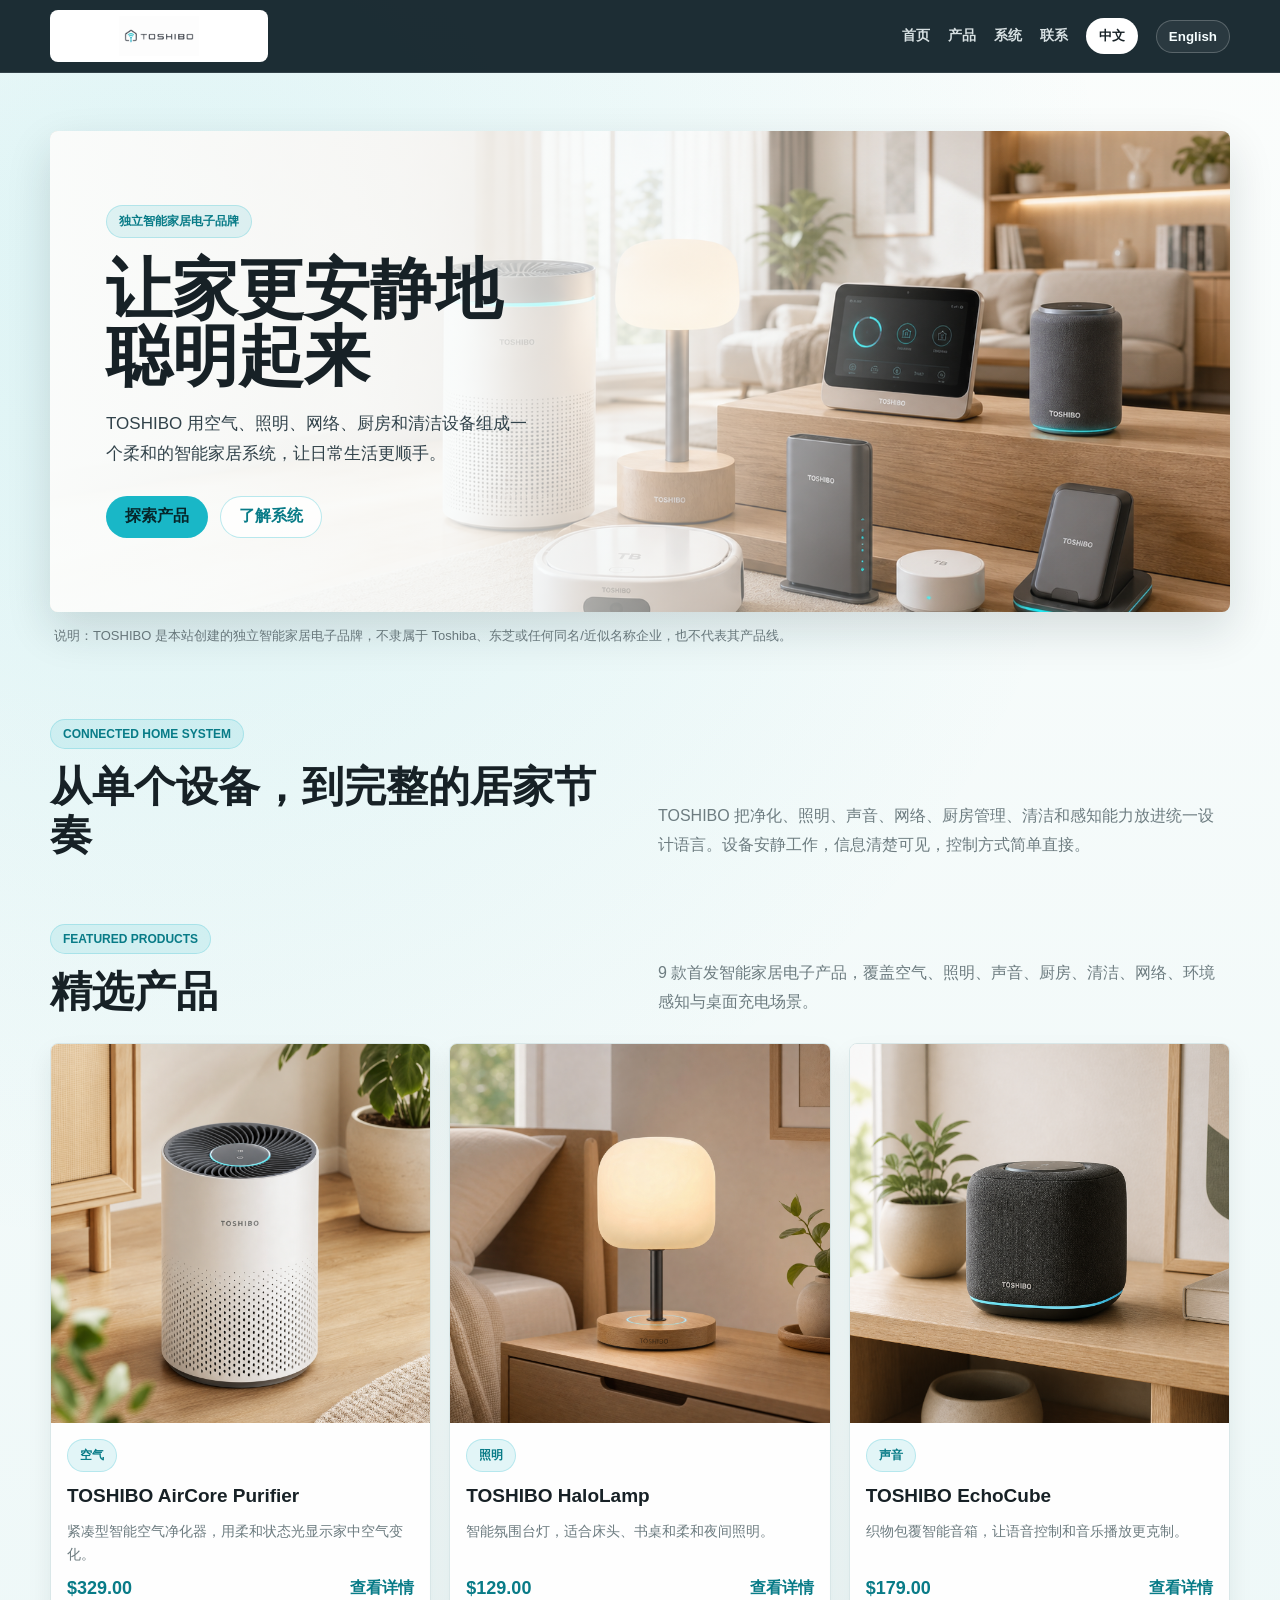
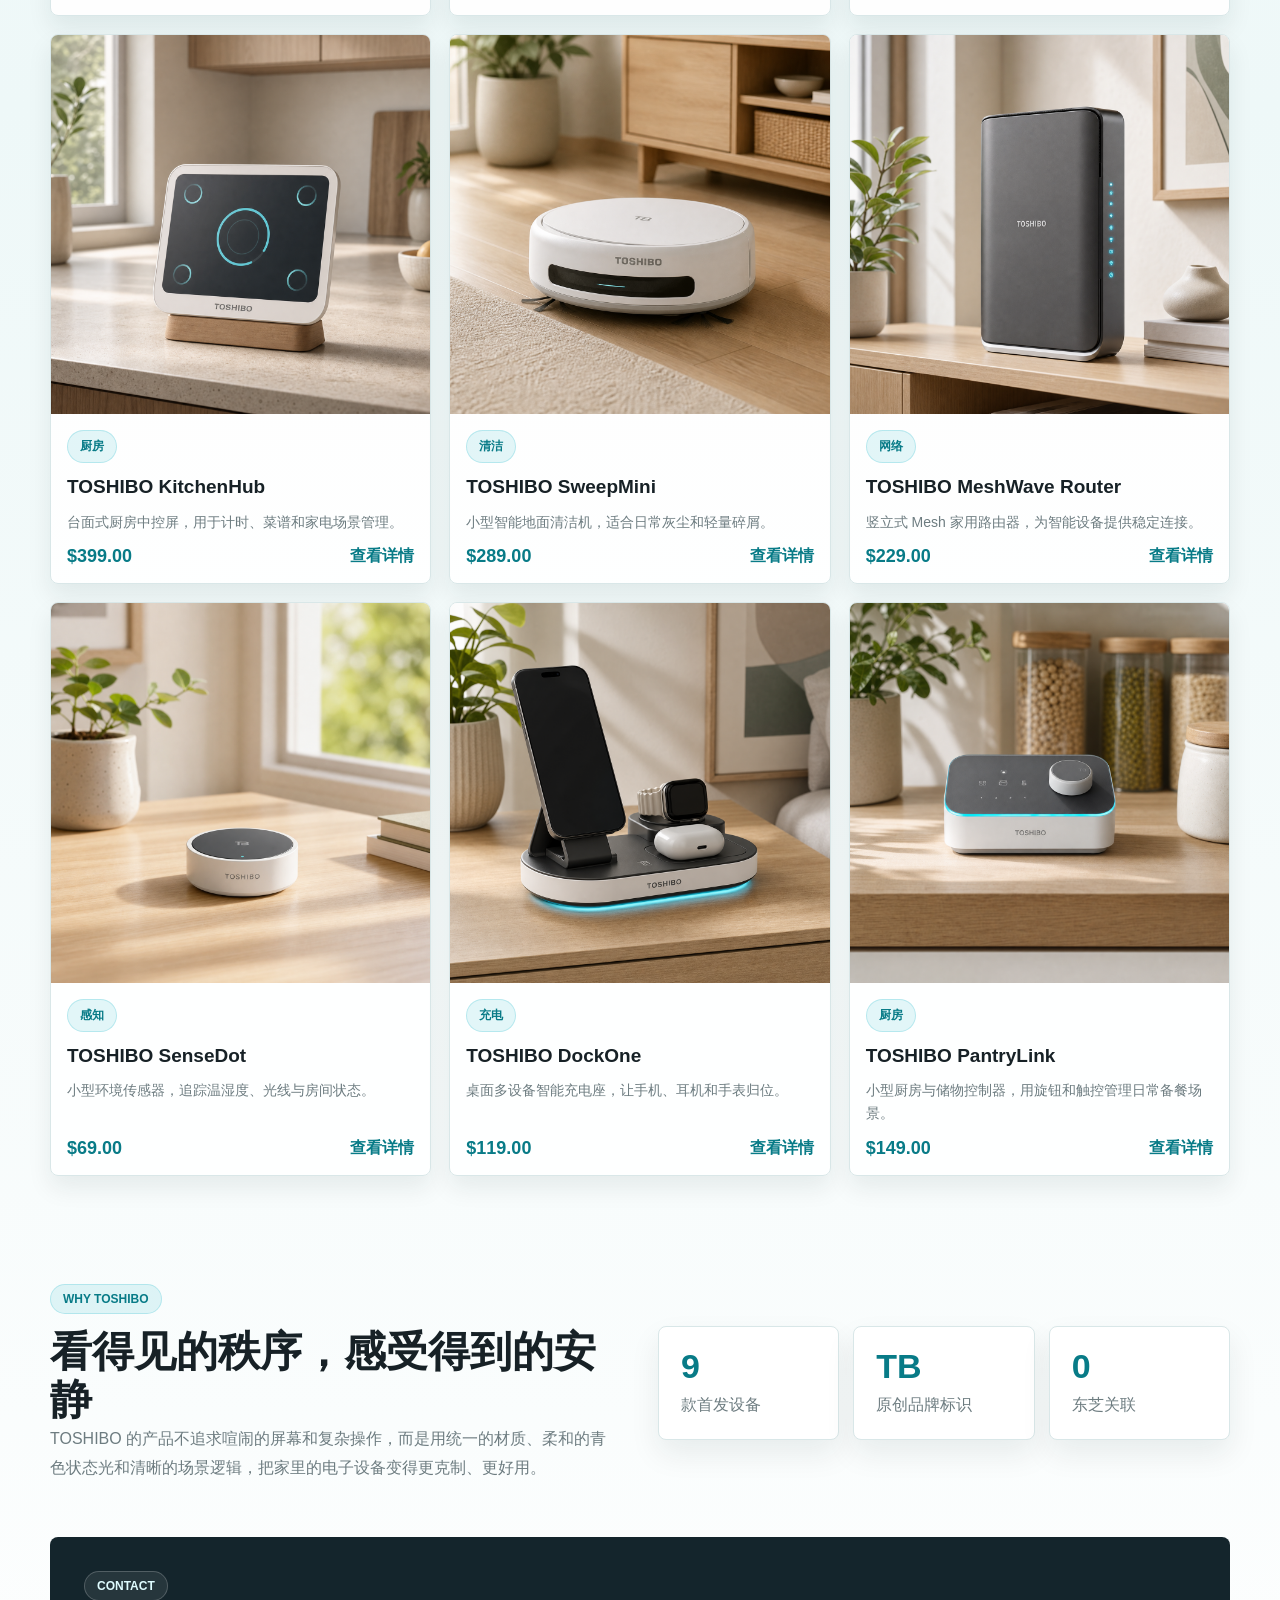
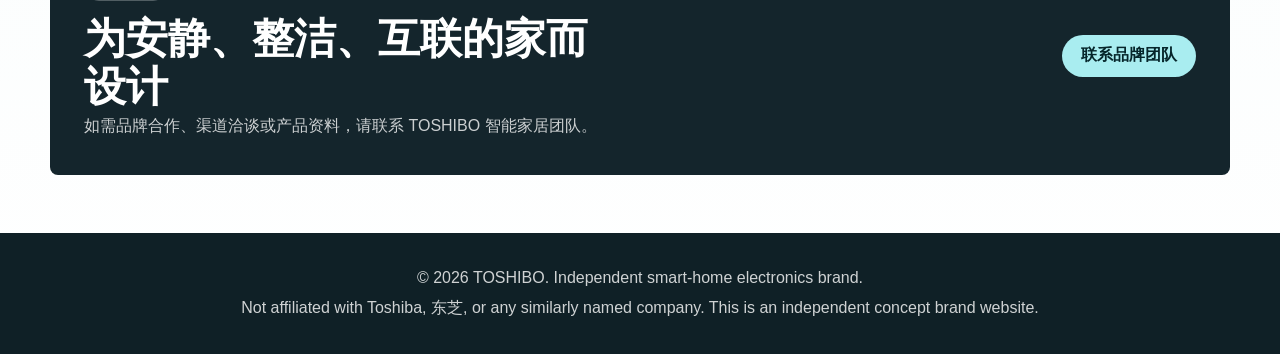
<file: index.html>
<!DOCTYPE html>
<html lang="zh-CN">
<head>
  <meta charset="UTF-8">
  <meta name="viewport" content="width=device-width, initial-scale=1.0">
  <title>TOSHIBO | Independent Smart Home Electronics</title>
  <meta name="description" content="TOSHIBO is an independent smart-home electronics brand for calm, connected, easy-living homes.">
  <link rel="stylesheet" href="style.css">
</head>
<body>
  <header class="site-header">
    <nav class="nav-shell" aria-label="Primary navigation">
      <a class="brand-lockup" href="index.html" aria-label="TOSHIBO home">
        <img src="assets/toshibo-logo.png" alt="TOSHIBO logo">
      </a>
      <div class="nav-links">
        <a href="#home" data-i18n="nav.home">首页</a>
        <a href="#products" data-i18n="nav.products">产品</a>
        <a href="#system" data-i18n="nav.system">系统</a>
        <a href="#contact" data-i18n="nav.contact">联系</a>
        <button class="lang-toggle active" type="button" data-lang="zh">中文</button>
        <button class="lang-toggle" type="button" data-lang="en">English</button>
      </div>
    </nav>
  </header>

  <main>
    <section class="hero-section" id="home">
      <div class="hero-card">
        <img class="hero-image" src="assets/hero-banner.png" alt="TOSHIBO smart home product lineup">
        <div class="hero-copy">
          <span class="eyebrow" data-i18n="hero.eyebrow">独立智能家居电子品牌</span>
          <h1 data-i18n="hero.title">让家更安静地聪明起来</h1>
          <p data-i18n="hero.body">TOSHIBO 用空气、照明、网络、厨房和清洁设备组成一个柔和的智能家居系统，让日常生活更顺手。</p>
          <div class="hero-actions">
            <a class="primary-btn" href="#products" data-i18n="hero.ctaProducts">探索产品</a>
            <a class="secondary-btn" href="#system" data-i18n="hero.ctaSystem">了解系统</a>
          </div>
        </div>
      </div>
      <p class="brand-note" data-i18n="hero.note">说明：TOSHIBO 是本站创建的独立智能家居电子品牌，不隶属于 Toshiba、东芝或任何同名/近似名称企业，也不代表其产品线。</p>
    </section>

    <section class="intro-band" id="system">
      <div class="intro-grid">
        <div>
          <span class="section-kicker" data-i18n="intro.kicker">Connected Home System</span>
          <h2 data-i18n="intro.title">从单个设备，到完整的居家节奏</h2>
        </div>
        <p data-i18n="intro.body">TOSHIBO 把净化、照明、声音、网络、厨房管理、清洁和感知能力放进统一设计语言。设备安静工作，信息清楚可见，控制方式简单直接。</p>
      </div>
    </section>

    <section class="products-section" id="products">
      <div class="section-heading">
        <div>
          <span class="section-kicker" data-i18n="products.kicker">Featured Products</span>
          <h2 data-i18n="products.title">精选产品</h2>
        </div>
        <p data-i18n="products.body">9 款首发智能家居电子产品，覆盖空气、照明、声音、厨房、清洁、网络、环境感知与桌面充电场景。</p>
      </div>
      <div class="product-grid" id="productGrid" aria-live="polite"></div>
    </section>

    <section class="about-section">
      <div class="about-copy">
        <span class="section-kicker" data-i18n="about.kicker">Why TOSHIBO</span>
        <h2 data-i18n="about.title">看得见的秩序，感受得到的安静</h2>
        <p data-i18n="about.body">TOSHIBO 的产品不追求喧闹的屏幕和复杂操作，而是用统一的材质、柔和的青色状态光和清晰的场景逻辑，把家里的电子设备变得更克制、更好用。</p>
      </div>
      <div class="stats-panel" aria-label="Brand highlights">
        <div>
          <strong>9</strong>
          <span data-i18n="about.statProducts">款首发设备</span>
        </div>
        <div>
          <strong>TB</strong>
          <span data-i18n="about.statMark">原创品牌标识</span>
        </div>
        <div>
          <strong>0</strong>
          <span data-i18n="about.statAffiliation">东芝关联</span>
        </div>
      </div>
    </section>

    <section class="contact-section" id="contact">
      <div>
        <span class="section-kicker" data-i18n="contact.kicker">Contact</span>
        <h2 data-i18n="contact.title">为安静、整洁、互联的家而设计</h2>
        <p data-i18n="contact.body">如需品牌合作、渠道洽谈或产品资料，请联系 TOSHIBO 智能家居团队。</p>
      </div>
      <a class="primary-btn" href="mailto:hello@toshibo-home.example" data-i18n="contact.cta">联系品牌团队</a>
    </section>
  </main>

  <footer class="site-footer">
    <p data-i18n="footer.copy">© 2026 TOSHIBO. Independent smart-home electronics brand.</p>
    <p data-i18n="footer.note">Not affiliated with Toshiba, 东芝, or any similarly named company. This is an independent concept brand website.</p>
  </footer>

  <script src="product-data.js"></script>
  <script src="site.js"></script>
</body>
</html>
</file>
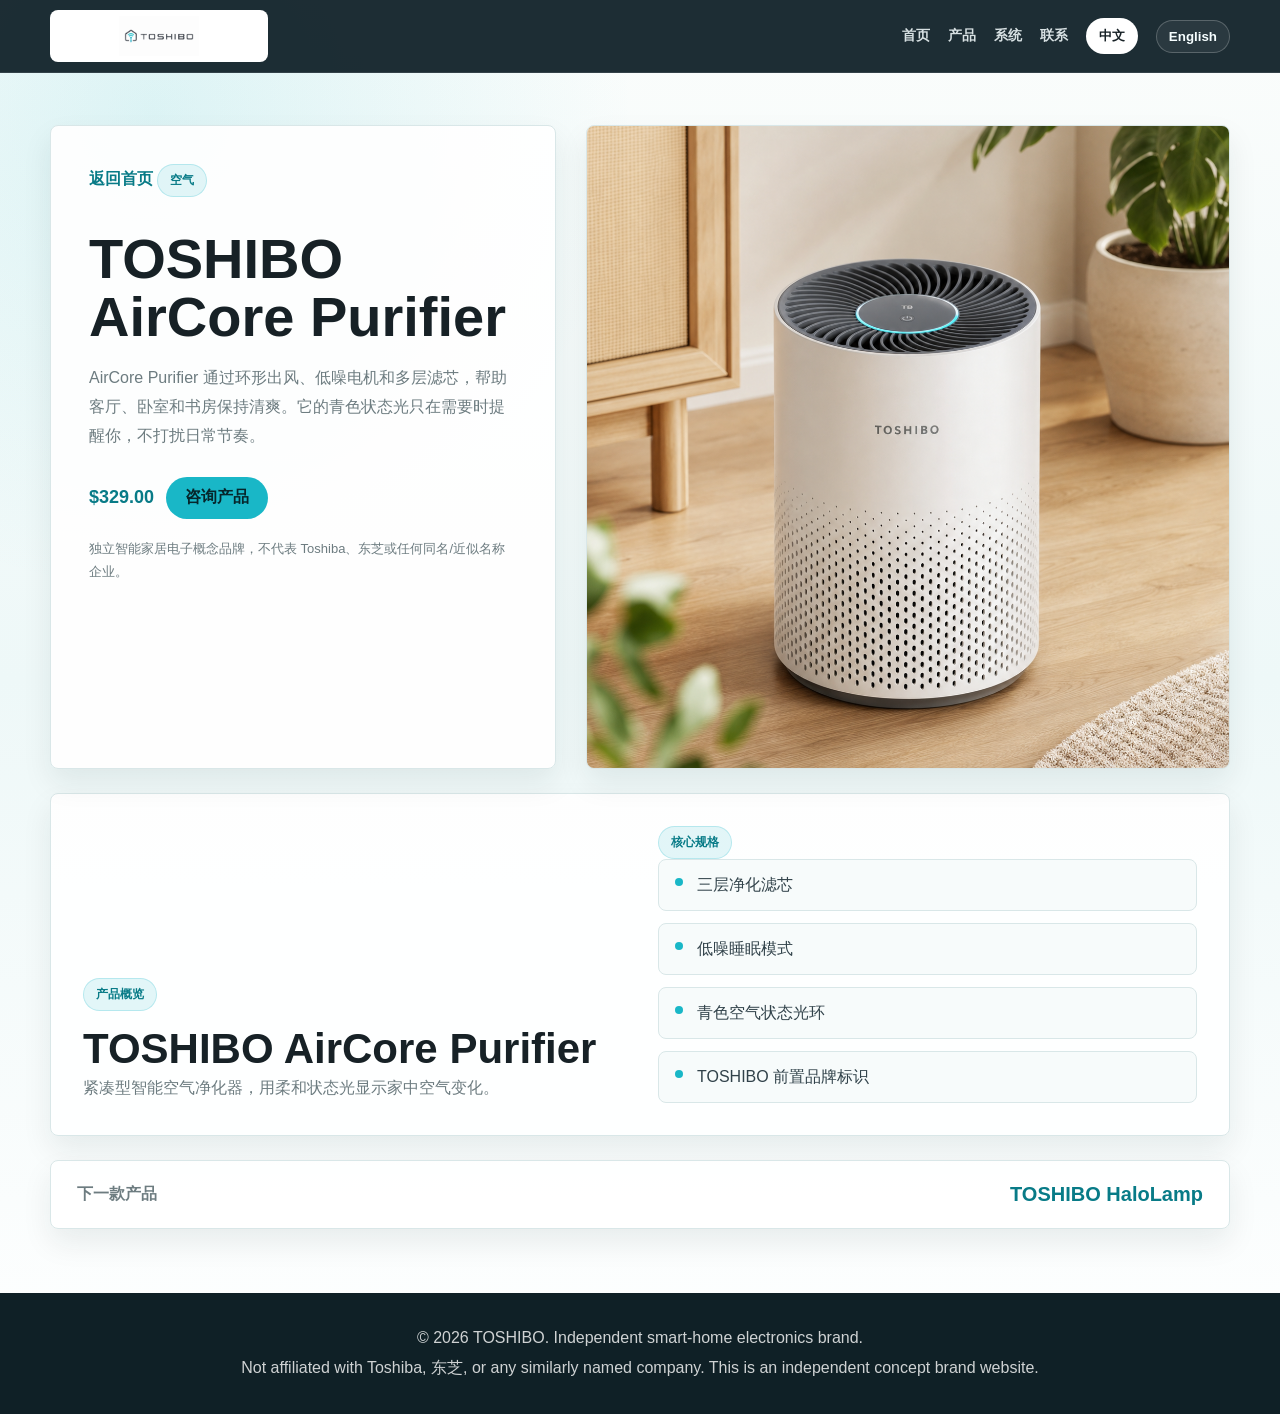
<file: product1.html>
<!DOCTYPE html>
<html lang="zh-CN">
<head>
  <meta charset="UTF-8">
  <meta name="viewport" content="width=device-width, initial-scale=1.0">
  <title>TOSHIBO Product | Independent Smart Home Electronics</title>
  <meta name="description" content="TOSHIBO independent smart-home electronics product detail page.">
  <link rel="stylesheet" href="style.css">
</head>
<body>
  <header class="site-header">
    <nav class="nav-shell" aria-label="Primary navigation">
      <a class="brand-lockup" href="index.html" aria-label="TOSHIBO home">
        <img src="assets/toshibo-logo.png" alt="TOSHIBO logo">
      </a>
      <div class="nav-links">
        <a href="index.html#home" data-i18n="nav.home">首页</a>
        <a href="index.html#products" data-i18n="nav.products">产品</a>
        <a href="index.html#system" data-i18n="nav.system">系统</a>
        <a href="index.html#contact" data-i18n="nav.contact">联系</a>
        <button class="lang-toggle active" type="button" data-lang="zh">中文</button>
        <button class="lang-toggle" type="button" data-lang="en">English</button>
      </div>
    </nav>
  </header>
  <main class="detail-wrap" data-product-detail="1"></main>
  <footer class="site-footer">
    <p data-i18n="footer.copy">© 2026 TOSHIBO. Independent smart-home electronics brand.</p>
    <p data-i18n="footer.note">Not affiliated with Toshiba, 东芝, or any similarly named company. This is an independent concept brand website.</p>
  </footer>
  <script src="product-data.js"></script>
  <script src="site.js"></script>
</body>
</html>
</file>
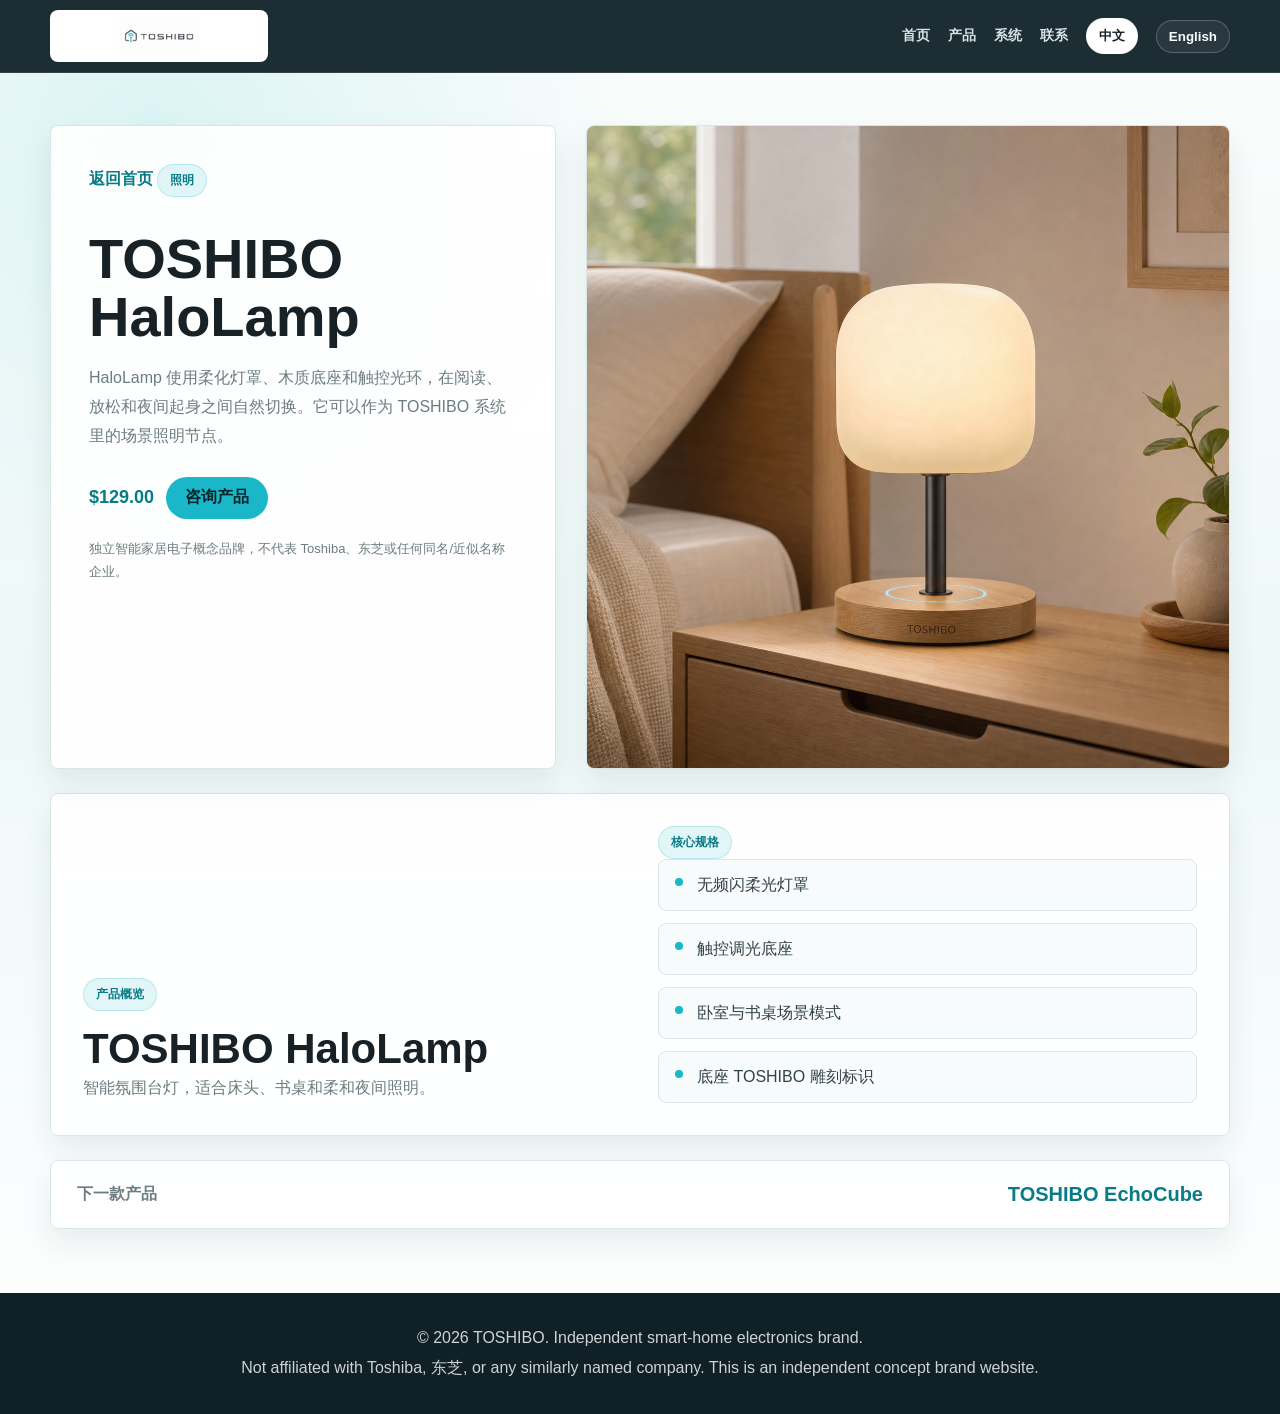
<file: product2.html>
<!DOCTYPE html>
<html lang="zh-CN">
<head>
  <meta charset="UTF-8">
  <meta name="viewport" content="width=device-width, initial-scale=1.0">
  <title>TOSHIBO Product | Independent Smart Home Electronics</title>
  <meta name="description" content="TOSHIBO independent smart-home electronics product detail page.">
  <link rel="stylesheet" href="style.css">
</head>
<body>
  <header class="site-header">
    <nav class="nav-shell" aria-label="Primary navigation">
      <a class="brand-lockup" href="index.html" aria-label="TOSHIBO home">
        <img src="assets/toshibo-logo.png" alt="TOSHIBO logo">
      </a>
      <div class="nav-links">
        <a href="index.html#home" data-i18n="nav.home">首页</a>
        <a href="index.html#products" data-i18n="nav.products">产品</a>
        <a href="index.html#system" data-i18n="nav.system">系统</a>
        <a href="index.html#contact" data-i18n="nav.contact">联系</a>
        <button class="lang-toggle active" type="button" data-lang="zh">中文</button>
        <button class="lang-toggle" type="button" data-lang="en">English</button>
      </div>
    </nav>
  </header>
  <main class="detail-wrap" data-product-detail="2"></main>
  <footer class="site-footer">
    <p data-i18n="footer.copy">© 2026 TOSHIBO. Independent smart-home electronics brand.</p>
    <p data-i18n="footer.note">Not affiliated with Toshiba, 东芝, or any similarly named company. This is an independent concept brand website.</p>
  </footer>
  <script src="product-data.js"></script>
  <script src="site.js"></script>
</body>
</html>
</file>
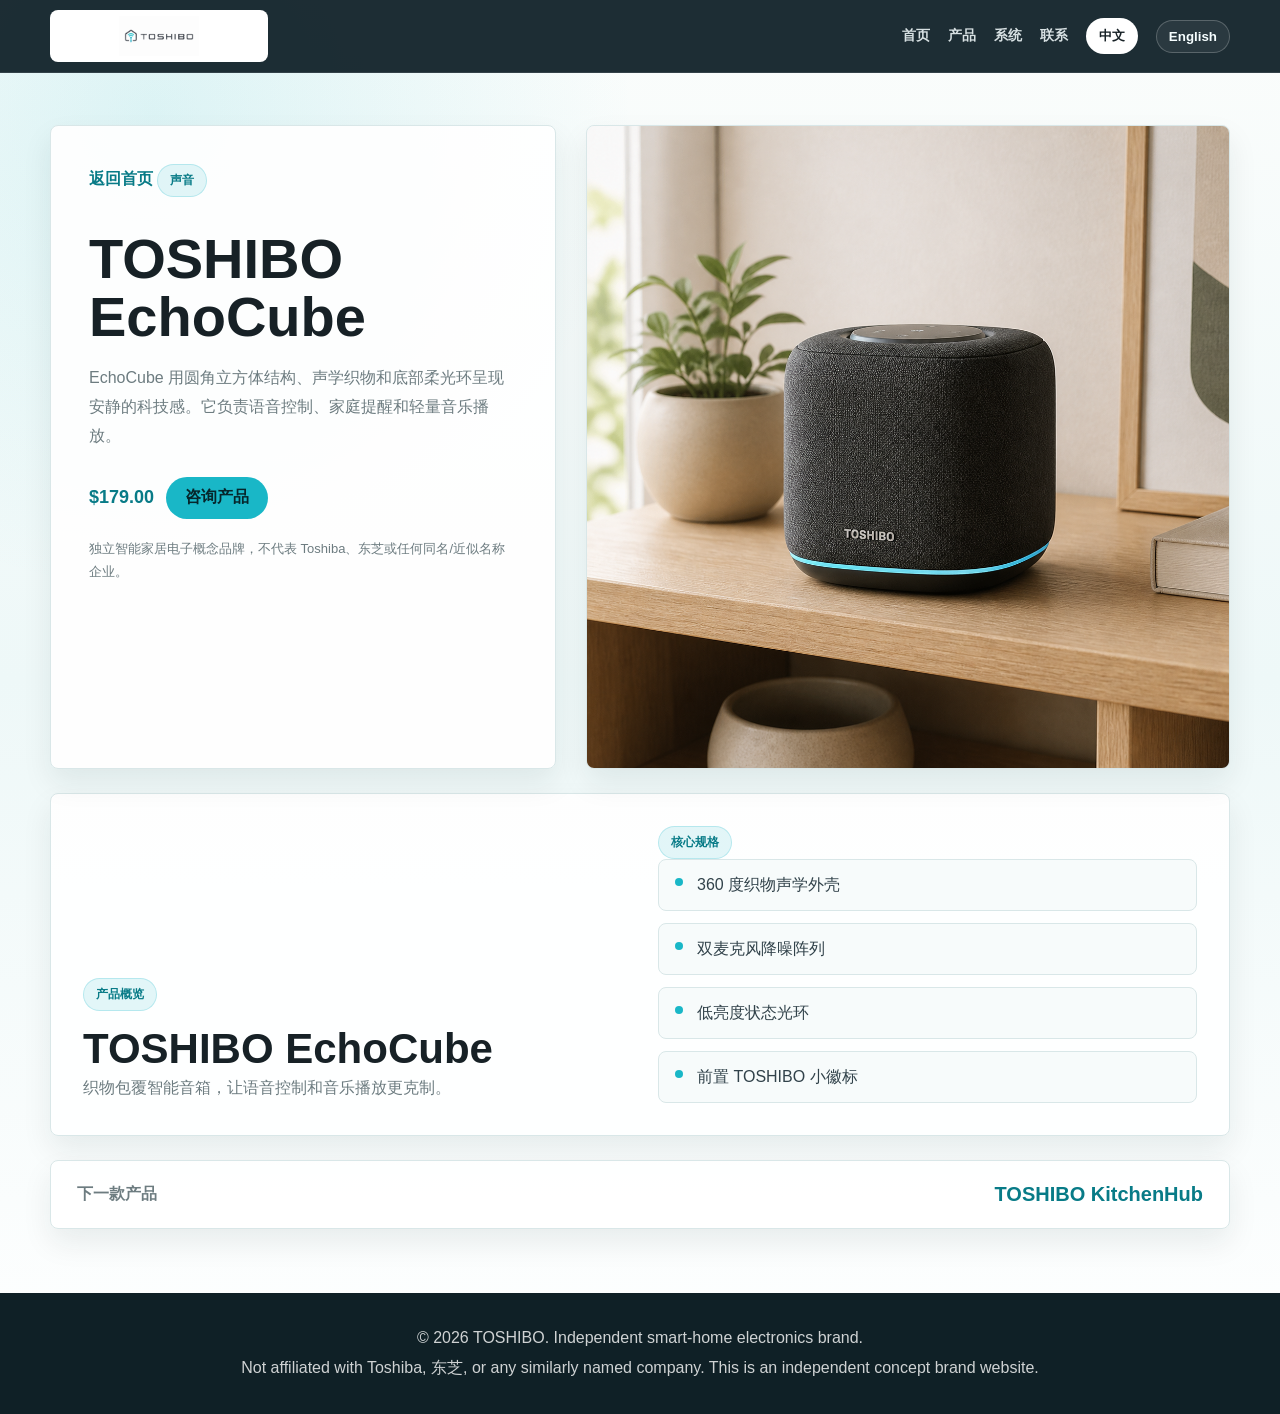
<file: product3.html>
<!DOCTYPE html>
<html lang="zh-CN">
<head>
  <meta charset="UTF-8">
  <meta name="viewport" content="width=device-width, initial-scale=1.0">
  <title>TOSHIBO Product | Independent Smart Home Electronics</title>
  <meta name="description" content="TOSHIBO independent smart-home electronics product detail page.">
  <link rel="stylesheet" href="style.css">
</head>
<body>
  <header class="site-header">
    <nav class="nav-shell" aria-label="Primary navigation">
      <a class="brand-lockup" href="index.html" aria-label="TOSHIBO home">
        <img src="assets/toshibo-logo.png" alt="TOSHIBO logo">
      </a>
      <div class="nav-links">
        <a href="index.html#home" data-i18n="nav.home">首页</a>
        <a href="index.html#products" data-i18n="nav.products">产品</a>
        <a href="index.html#system" data-i18n="nav.system">系统</a>
        <a href="index.html#contact" data-i18n="nav.contact">联系</a>
        <button class="lang-toggle active" type="button" data-lang="zh">中文</button>
        <button class="lang-toggle" type="button" data-lang="en">English</button>
      </div>
    </nav>
  </header>
  <main class="detail-wrap" data-product-detail="3"></main>
  <footer class="site-footer">
    <p data-i18n="footer.copy">© 2026 TOSHIBO. Independent smart-home electronics brand.</p>
    <p data-i18n="footer.note">Not affiliated with Toshiba, 东芝, or any similarly named company. This is an independent concept brand website.</p>
  </footer>
  <script src="product-data.js"></script>
  <script src="site.js"></script>
</body>
</html>
</file>
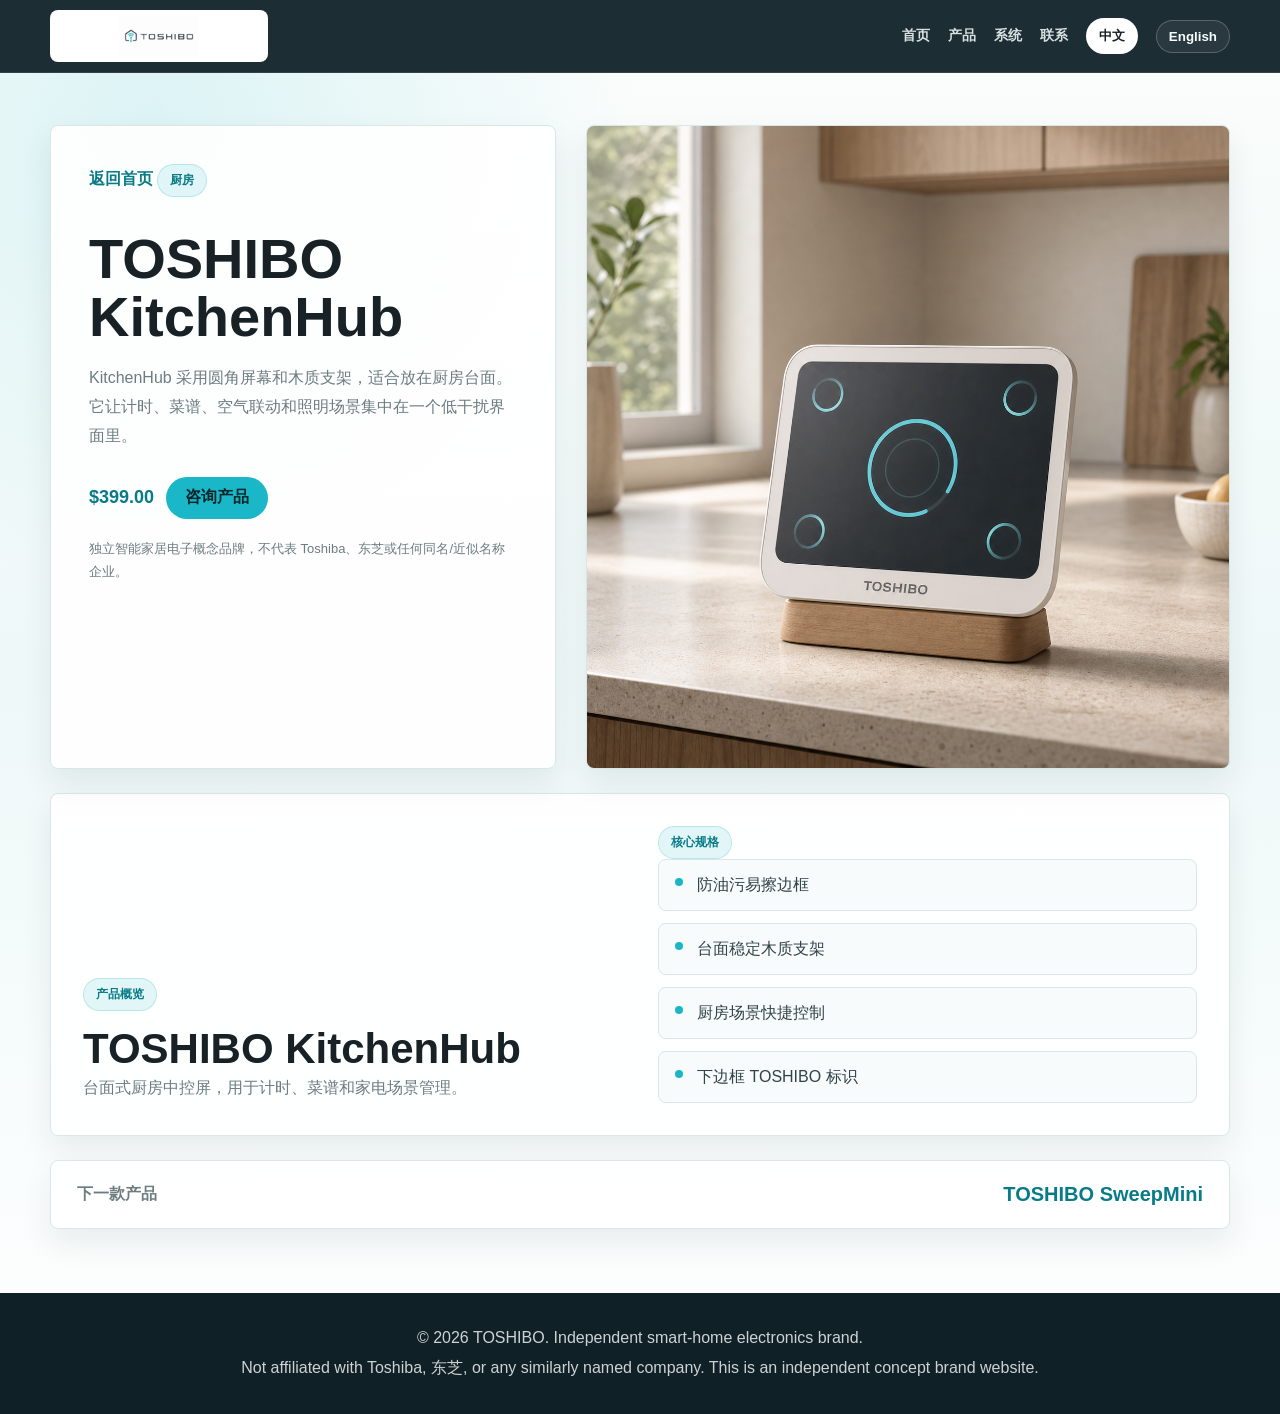
<file: product4.html>
<!DOCTYPE html>
<html lang="zh-CN">
<head>
  <meta charset="UTF-8">
  <meta name="viewport" content="width=device-width, initial-scale=1.0">
  <title>TOSHIBO Product | Independent Smart Home Electronics</title>
  <meta name="description" content="TOSHIBO independent smart-home electronics product detail page.">
  <link rel="stylesheet" href="style.css">
</head>
<body>
  <header class="site-header">
    <nav class="nav-shell" aria-label="Primary navigation">
      <a class="brand-lockup" href="index.html" aria-label="TOSHIBO home">
        <img src="assets/toshibo-logo.png" alt="TOSHIBO logo">
      </a>
      <div class="nav-links">
        <a href="index.html#home" data-i18n="nav.home">首页</a>
        <a href="index.html#products" data-i18n="nav.products">产品</a>
        <a href="index.html#system" data-i18n="nav.system">系统</a>
        <a href="index.html#contact" data-i18n="nav.contact">联系</a>
        <button class="lang-toggle active" type="button" data-lang="zh">中文</button>
        <button class="lang-toggle" type="button" data-lang="en">English</button>
      </div>
    </nav>
  </header>
  <main class="detail-wrap" data-product-detail="4"></main>
  <footer class="site-footer">
    <p data-i18n="footer.copy">© 2026 TOSHIBO. Independent smart-home electronics brand.</p>
    <p data-i18n="footer.note">Not affiliated with Toshiba, 东芝, or any similarly named company. This is an independent concept brand website.</p>
  </footer>
  <script src="product-data.js"></script>
  <script src="site.js"></script>
</body>
</html>
</file>
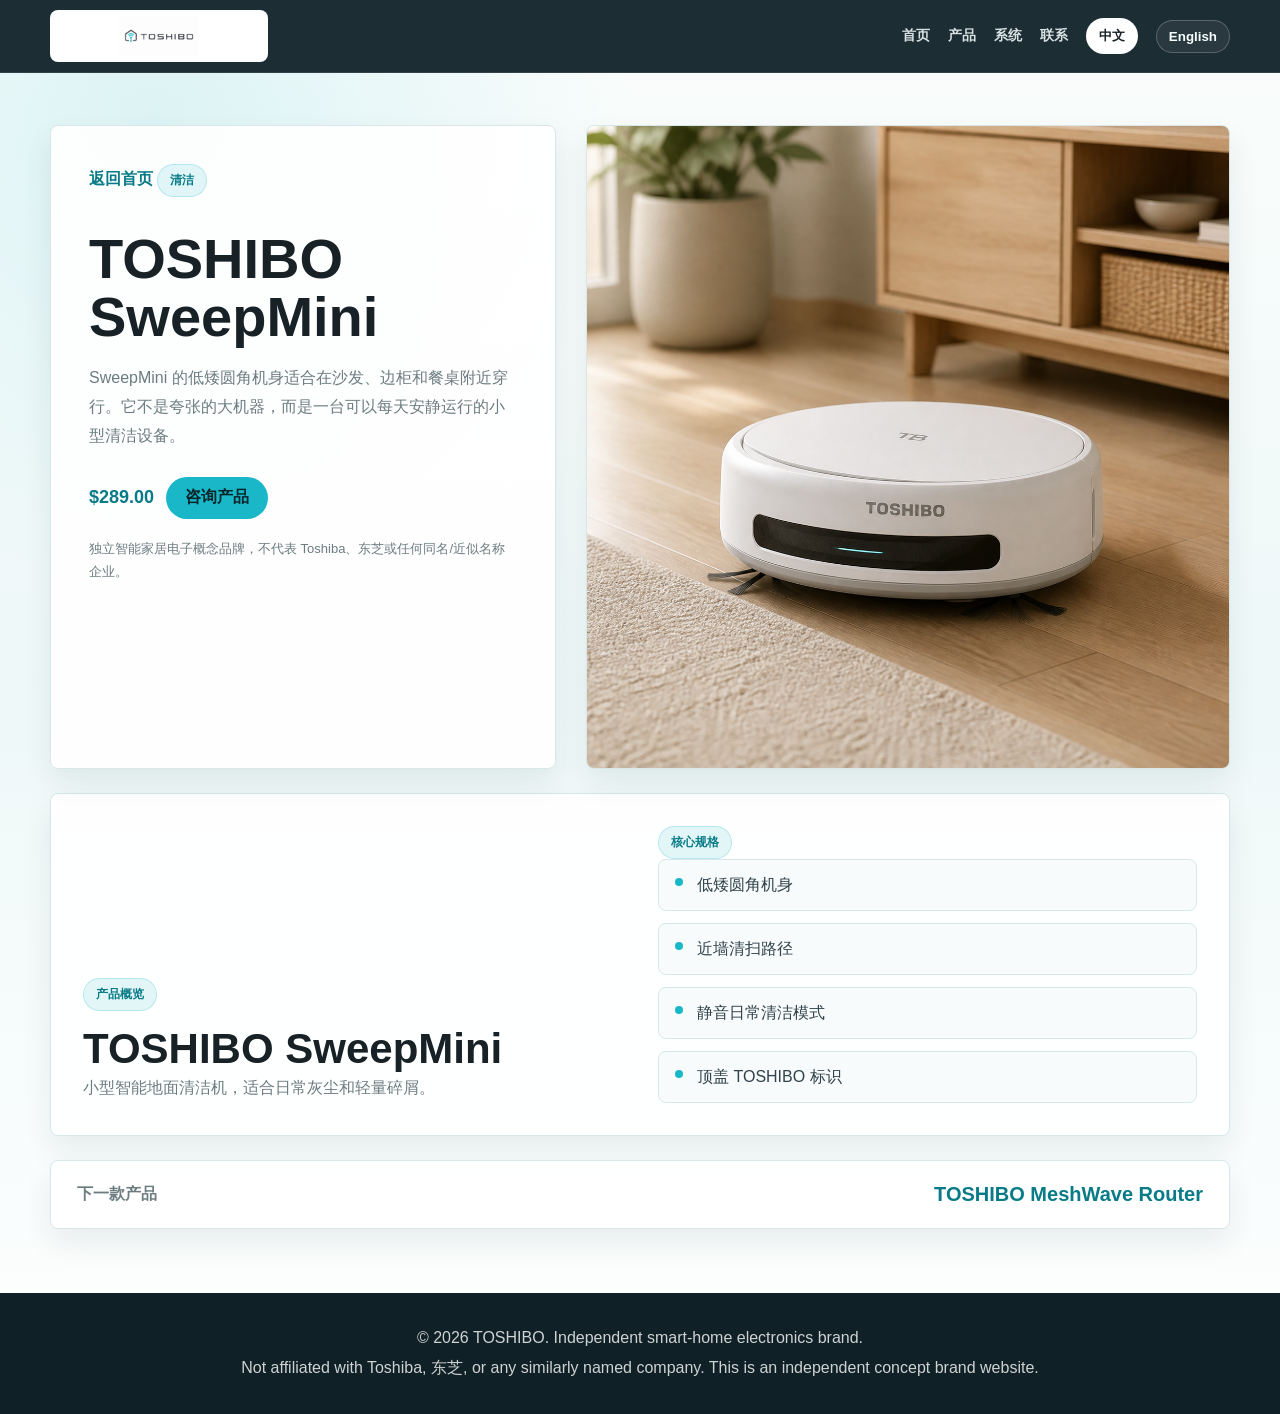
<file: product5.html>
<!DOCTYPE html>
<html lang="zh-CN">
<head>
  <meta charset="UTF-8">
  <meta name="viewport" content="width=device-width, initial-scale=1.0">
  <title>TOSHIBO Product | Independent Smart Home Electronics</title>
  <meta name="description" content="TOSHIBO independent smart-home electronics product detail page.">
  <link rel="stylesheet" href="style.css">
</head>
<body>
  <header class="site-header">
    <nav class="nav-shell" aria-label="Primary navigation">
      <a class="brand-lockup" href="index.html" aria-label="TOSHIBO home">
        <img src="assets/toshibo-logo.png" alt="TOSHIBO logo">
      </a>
      <div class="nav-links">
        <a href="index.html#home" data-i18n="nav.home">首页</a>
        <a href="index.html#products" data-i18n="nav.products">产品</a>
        <a href="index.html#system" data-i18n="nav.system">系统</a>
        <a href="index.html#contact" data-i18n="nav.contact">联系</a>
        <button class="lang-toggle active" type="button" data-lang="zh">中文</button>
        <button class="lang-toggle" type="button" data-lang="en">English</button>
      </div>
    </nav>
  </header>
  <main class="detail-wrap" data-product-detail="5"></main>
  <footer class="site-footer">
    <p data-i18n="footer.copy">© 2026 TOSHIBO. Independent smart-home electronics brand.</p>
    <p data-i18n="footer.note">Not affiliated with Toshiba, 东芝, or any similarly named company. This is an independent concept brand website.</p>
  </footer>
  <script src="product-data.js"></script>
  <script src="site.js"></script>
</body>
</html>
</file>
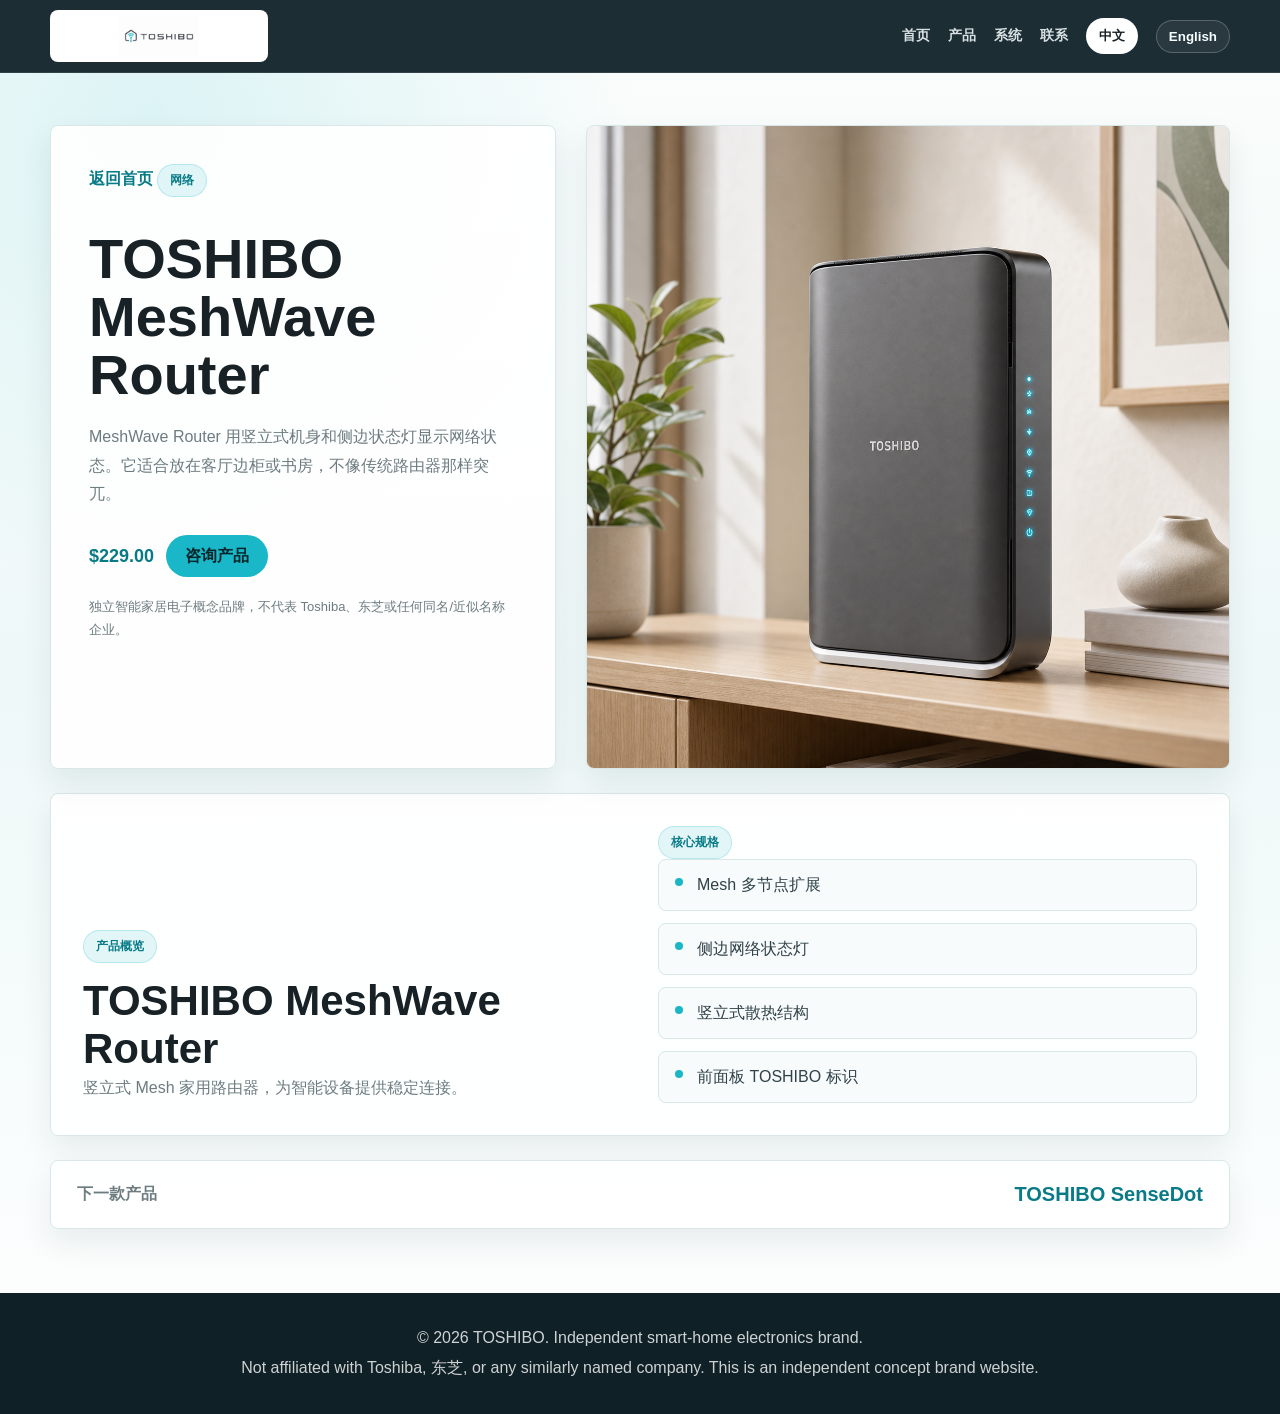
<file: product6.html>
<!DOCTYPE html>
<html lang="zh-CN">
<head>
  <meta charset="UTF-8">
  <meta name="viewport" content="width=device-width, initial-scale=1.0">
  <title>TOSHIBO Product | Independent Smart Home Electronics</title>
  <meta name="description" content="TOSHIBO independent smart-home electronics product detail page.">
  <link rel="stylesheet" href="style.css">
</head>
<body>
  <header class="site-header">
    <nav class="nav-shell" aria-label="Primary navigation">
      <a class="brand-lockup" href="index.html" aria-label="TOSHIBO home">
        <img src="assets/toshibo-logo.png" alt="TOSHIBO logo">
      </a>
      <div class="nav-links">
        <a href="index.html#home" data-i18n="nav.home">首页</a>
        <a href="index.html#products" data-i18n="nav.products">产品</a>
        <a href="index.html#system" data-i18n="nav.system">系统</a>
        <a href="index.html#contact" data-i18n="nav.contact">联系</a>
        <button class="lang-toggle active" type="button" data-lang="zh">中文</button>
        <button class="lang-toggle" type="button" data-lang="en">English</button>
      </div>
    </nav>
  </header>
  <main class="detail-wrap" data-product-detail="6"></main>
  <footer class="site-footer">
    <p data-i18n="footer.copy">© 2026 TOSHIBO. Independent smart-home electronics brand.</p>
    <p data-i18n="footer.note">Not affiliated with Toshiba, 东芝, or any similarly named company. This is an independent concept brand website.</p>
  </footer>
  <script src="product-data.js"></script>
  <script src="site.js"></script>
</body>
</html>
</file>
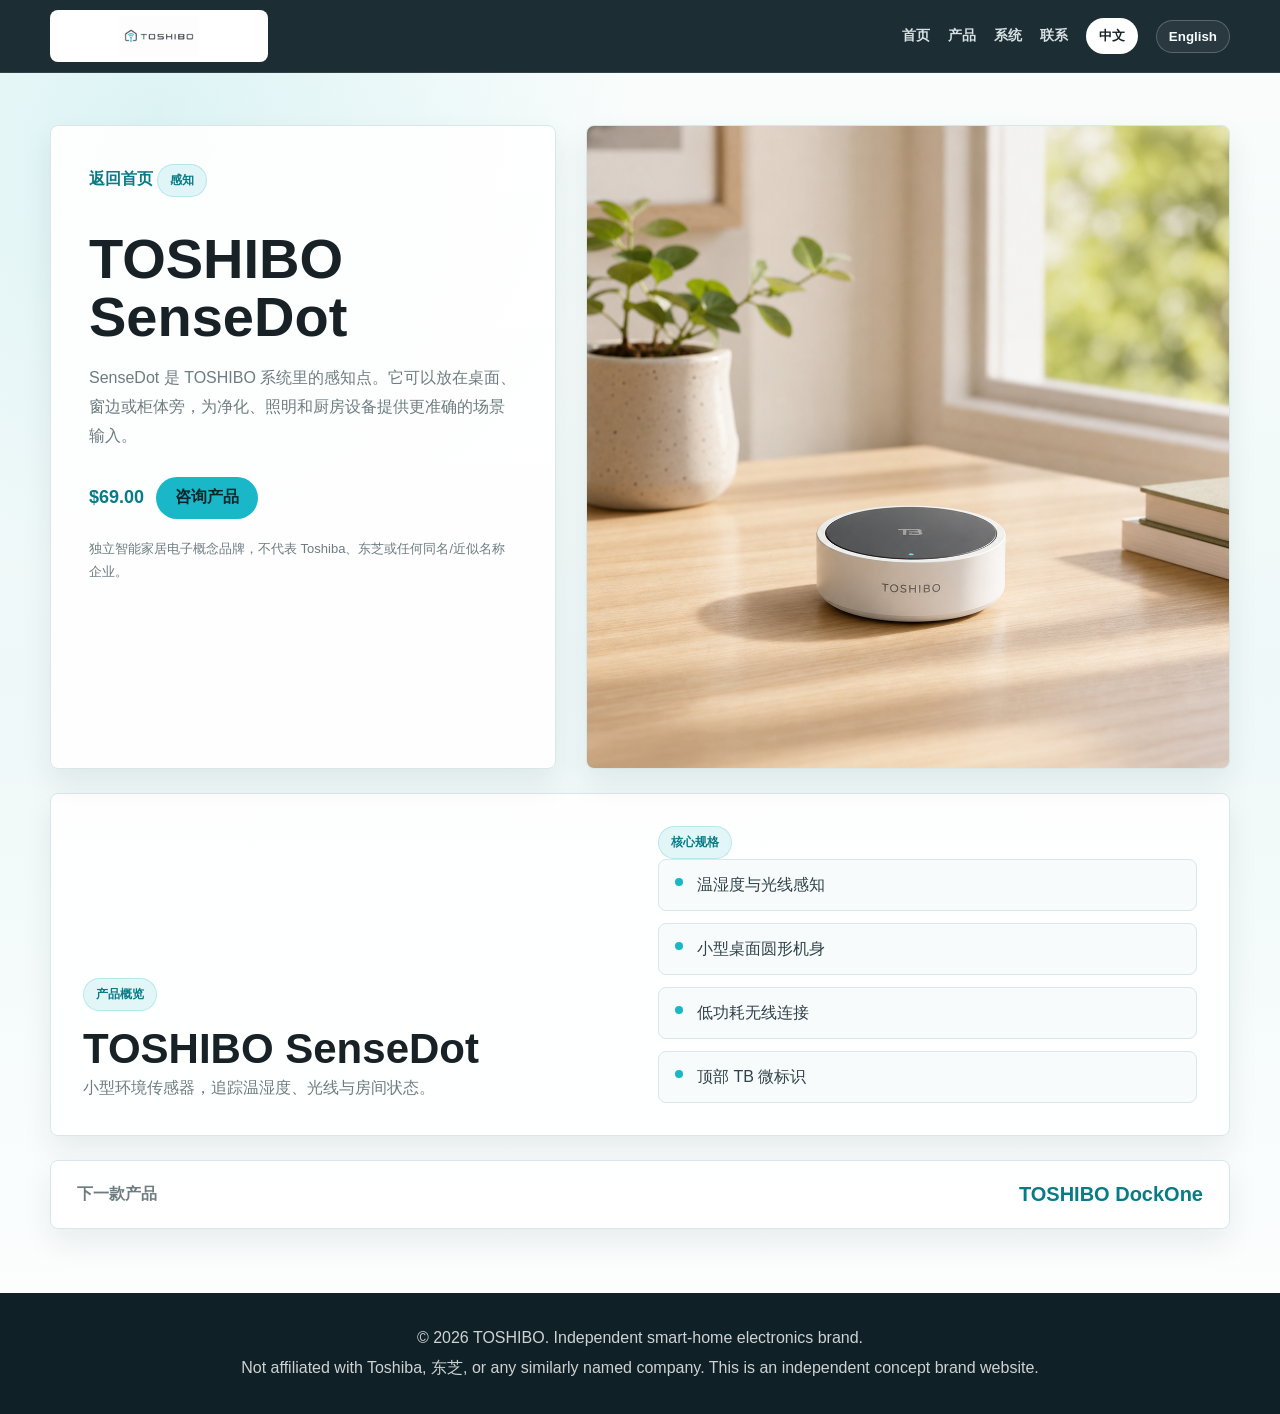
<file: product7.html>
<!DOCTYPE html>
<html lang="zh-CN">
<head>
  <meta charset="UTF-8">
  <meta name="viewport" content="width=device-width, initial-scale=1.0">
  <title>TOSHIBO Product | Independent Smart Home Electronics</title>
  <meta name="description" content="TOSHIBO independent smart-home electronics product detail page.">
  <link rel="stylesheet" href="style.css">
</head>
<body>
  <header class="site-header">
    <nav class="nav-shell" aria-label="Primary navigation">
      <a class="brand-lockup" href="index.html" aria-label="TOSHIBO home">
        <img src="assets/toshibo-logo.png" alt="TOSHIBO logo">
      </a>
      <div class="nav-links">
        <a href="index.html#home" data-i18n="nav.home">首页</a>
        <a href="index.html#products" data-i18n="nav.products">产品</a>
        <a href="index.html#system" data-i18n="nav.system">系统</a>
        <a href="index.html#contact" data-i18n="nav.contact">联系</a>
        <button class="lang-toggle active" type="button" data-lang="zh">中文</button>
        <button class="lang-toggle" type="button" data-lang="en">English</button>
      </div>
    </nav>
  </header>
  <main class="detail-wrap" data-product-detail="7"></main>
  <footer class="site-footer">
    <p data-i18n="footer.copy">© 2026 TOSHIBO. Independent smart-home electronics brand.</p>
    <p data-i18n="footer.note">Not affiliated with Toshiba, 东芝, or any similarly named company. This is an independent concept brand website.</p>
  </footer>
  <script src="product-data.js"></script>
  <script src="site.js"></script>
</body>
</html>
</file>
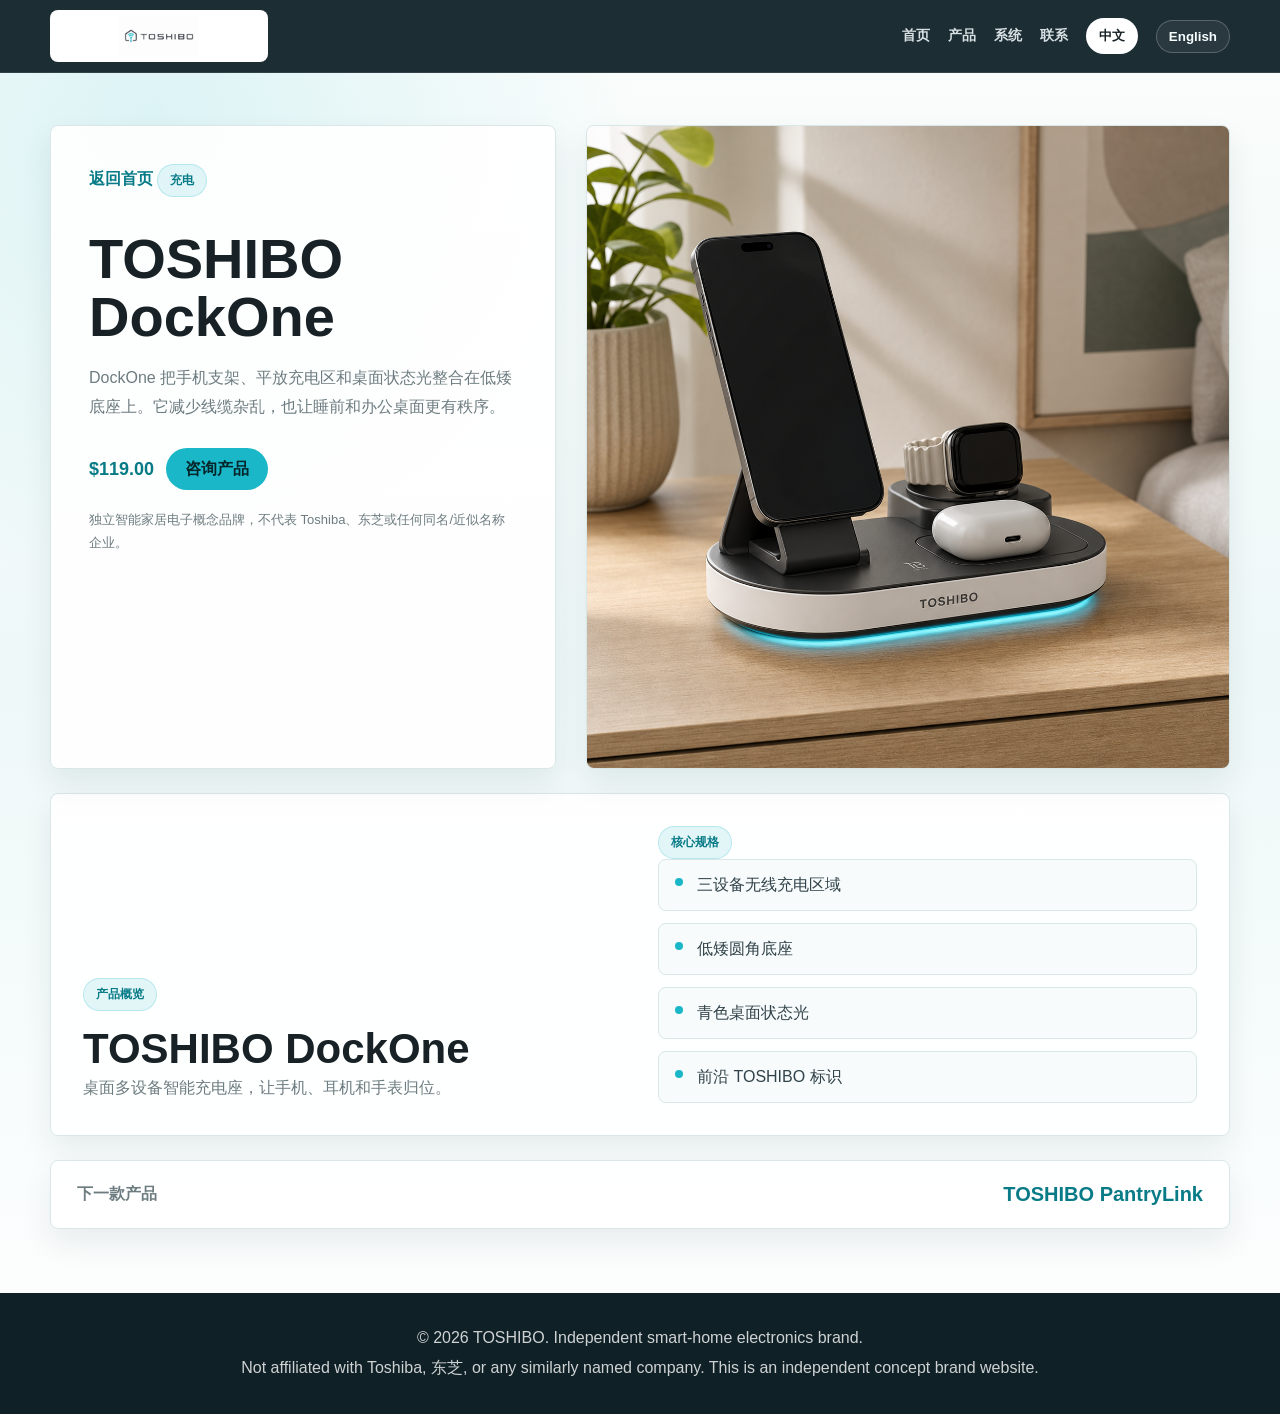
<file: product8.html>
<!DOCTYPE html>
<html lang="zh-CN">
<head>
  <meta charset="UTF-8">
  <meta name="viewport" content="width=device-width, initial-scale=1.0">
  <title>TOSHIBO Product | Independent Smart Home Electronics</title>
  <meta name="description" content="TOSHIBO independent smart-home electronics product detail page.">
  <link rel="stylesheet" href="style.css">
</head>
<body>
  <header class="site-header">
    <nav class="nav-shell" aria-label="Primary navigation">
      <a class="brand-lockup" href="index.html" aria-label="TOSHIBO home">
        <img src="assets/toshibo-logo.png" alt="TOSHIBO logo">
      </a>
      <div class="nav-links">
        <a href="index.html#home" data-i18n="nav.home">首页</a>
        <a href="index.html#products" data-i18n="nav.products">产品</a>
        <a href="index.html#system" data-i18n="nav.system">系统</a>
        <a href="index.html#contact" data-i18n="nav.contact">联系</a>
        <button class="lang-toggle active" type="button" data-lang="zh">中文</button>
        <button class="lang-toggle" type="button" data-lang="en">English</button>
      </div>
    </nav>
  </header>
  <main class="detail-wrap" data-product-detail="8"></main>
  <footer class="site-footer">
    <p data-i18n="footer.copy">© 2026 TOSHIBO. Independent smart-home electronics brand.</p>
    <p data-i18n="footer.note">Not affiliated with Toshiba, 东芝, or any similarly named company. This is an independent concept brand website.</p>
  </footer>
  <script src="product-data.js"></script>
  <script src="site.js"></script>
</body>
</html>
</file>
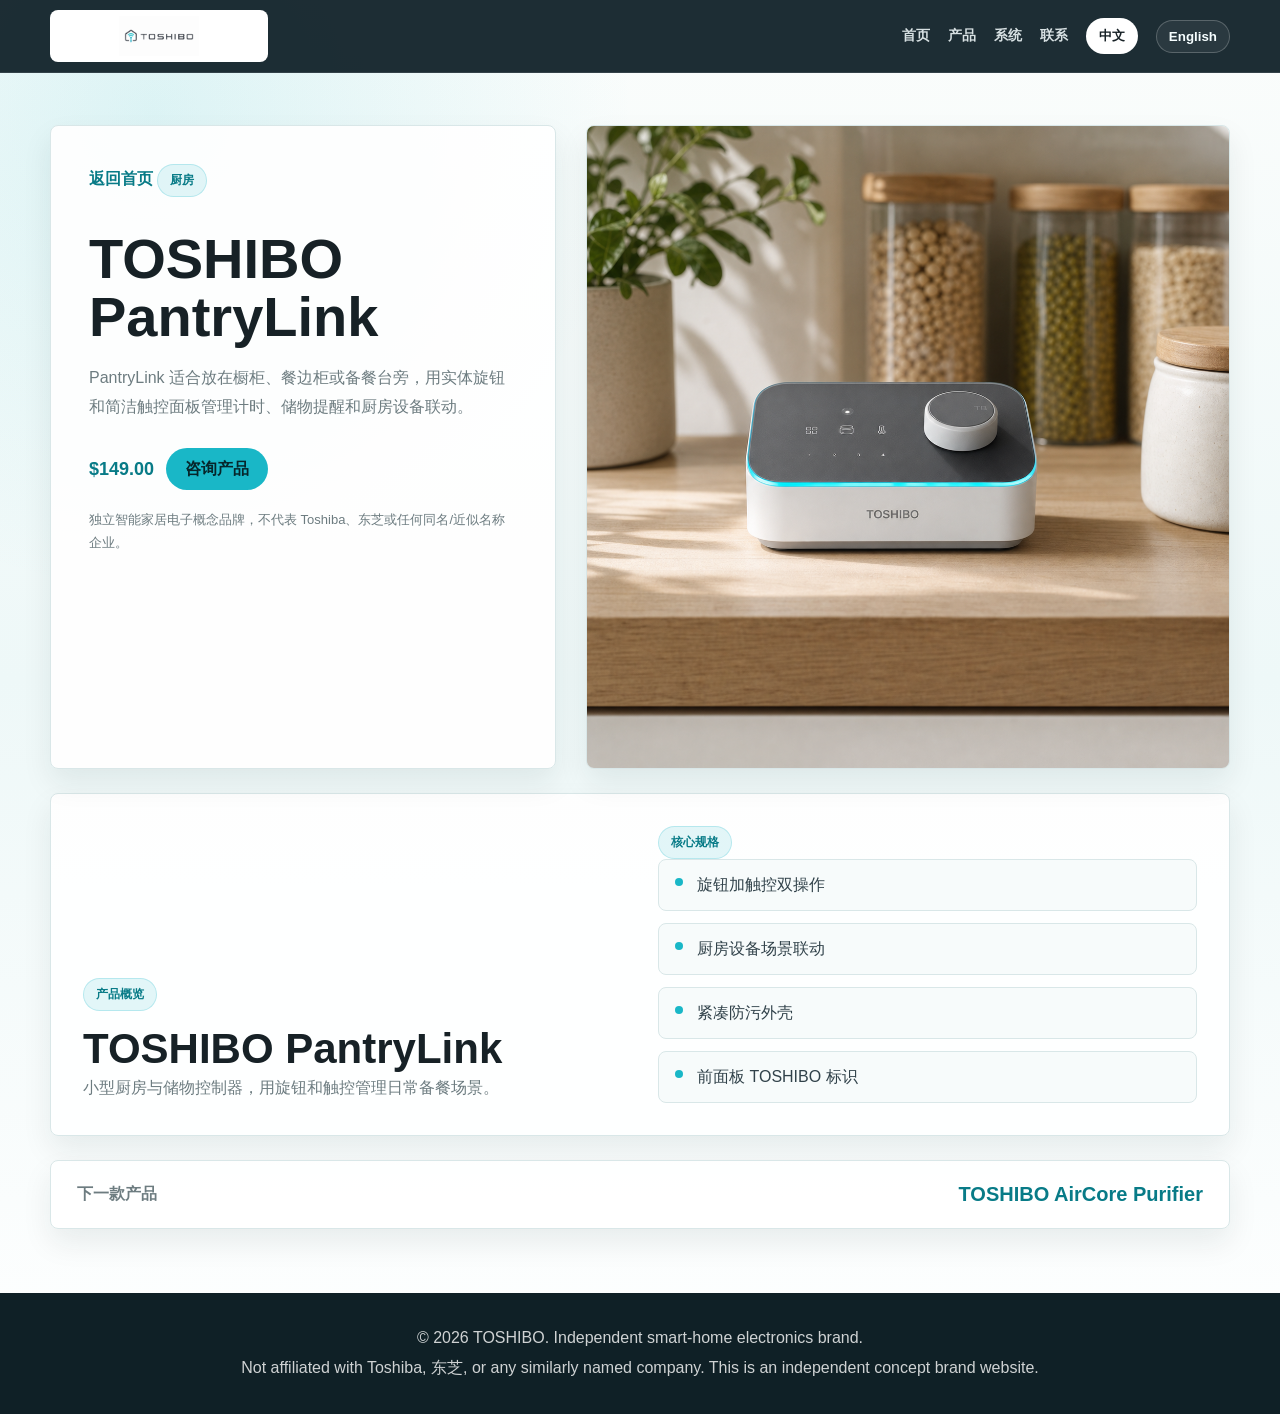
<file: product9.html>
<!DOCTYPE html>
<html lang="zh-CN">
<head>
  <meta charset="UTF-8">
  <meta name="viewport" content="width=device-width, initial-scale=1.0">
  <title>TOSHIBO Product | Independent Smart Home Electronics</title>
  <meta name="description" content="TOSHIBO independent smart-home electronics product detail page.">
  <link rel="stylesheet" href="style.css">
</head>
<body>
  <header class="site-header">
    <nav class="nav-shell" aria-label="Primary navigation">
      <a class="brand-lockup" href="index.html" aria-label="TOSHIBO home">
        <img src="assets/toshibo-logo.png" alt="TOSHIBO logo">
      </a>
      <div class="nav-links">
        <a href="index.html#home" data-i18n="nav.home">首页</a>
        <a href="index.html#products" data-i18n="nav.products">产品</a>
        <a href="index.html#system" data-i18n="nav.system">系统</a>
        <a href="index.html#contact" data-i18n="nav.contact">联系</a>
        <button class="lang-toggle active" type="button" data-lang="zh">中文</button>
        <button class="lang-toggle" type="button" data-lang="en">English</button>
      </div>
    </nav>
  </header>
  <main class="detail-wrap" data-product-detail="9"></main>
  <footer class="site-footer">
    <p data-i18n="footer.copy">© 2026 TOSHIBO. Independent smart-home electronics brand.</p>
    <p data-i18n="footer.note">Not affiliated with Toshiba, 东芝, or any similarly named company. This is an independent concept brand website.</p>
  </footer>
  <script src="product-data.js"></script>
  <script src="site.js"></script>
</body>
</html>
</file>
<file: style.css>
:root {
  --ink: #172126;
  --ink-soft: #31424a;
  --nav: #14252c;
  --cyan: #19b7c7;
  --cyan-soft: #a9edf0;
  --paper: #f7fbfb;
  --panel: #ffffff;
  --line: #d9e7e8;
  --muted: #6d7c80;
  --wood: #d7b98a;
  --shadow: 0 18px 45px rgba(16, 35, 43, 0.14);
}

* {
  box-sizing: border-box;
}

html {
  scroll-behavior: smooth;
}

body {
  margin: 0;
  font-family: Arial, "Microsoft YaHei", sans-serif;
  color: var(--ink);
  background:
    radial-gradient(circle at 12% 8%, rgba(25, 183, 199, 0.13), transparent 28%),
    linear-gradient(180deg, #fbfdfc 0%, #eef8f8 48%, #ffffff 100%);
}

a {
  color: inherit;
  text-decoration: none;
}

img {
  display: block;
  max-width: 100%;
}

.site-header {
  position: sticky;
  top: 0;
  z-index: 20;
  background: rgba(20, 37, 44, 0.96);
  border-bottom: 1px solid rgba(255, 255, 255, 0.1);
}

.nav-shell {
  width: min(1180px, calc(100% - 32px));
  min-height: 72px;
  margin: 0 auto;
  display: flex;
  align-items: center;
  justify-content: space-between;
  gap: 24px;
}

.brand-lockup {
  display: flex;
  align-items: center;
  height: 54px;
}

.brand-lockup img {
  width: 218px;
  height: 52px;
  object-fit: contain;
  background: #ffffff;
  border-radius: 8px;
  padding: 6px 12px;
}

.nav-links {
  display: flex;
  align-items: center;
  gap: 18px;
  color: #f6feff;
  font-size: 14px;
  font-weight: 700;
}

.nav-links a {
  opacity: 0.86;
}

.nav-links a:hover {
  opacity: 1;
}

.lang-toggle {
  border: 1px solid rgba(255, 255, 255, 0.22);
  background: rgba(255, 255, 255, 0.06);
  color: #f6feff;
  border-radius: 999px;
  padding: 8px 12px;
  font-weight: 700;
  cursor: pointer;
}

.lang-toggle.active {
  background: #ffffff;
  color: var(--ink);
}

.hero-section {
  width: min(1180px, calc(100% - 32px));
  margin: 58px auto 36px;
}

.hero-card {
  position: relative;
  min-height: 470px;
  overflow: hidden;
  border-radius: 8px;
  background: #eef8f8;
  box-shadow: var(--shadow);
}

.hero-image {
  position: absolute;
  inset: 0;
  width: 100%;
  height: 100%;
  object-fit: cover;
}

.hero-card::after {
  content: "";
  position: absolute;
  inset: 0;
  background: linear-gradient(90deg, rgba(251, 253, 252, 0.96) 0%, rgba(251, 253, 252, 0.8) 36%, rgba(251, 253, 252, 0.04) 78%);
}

.hero-copy {
  position: relative;
  z-index: 2;
  width: min(540px, 100%);
  padding: 74px 56px;
}

.eyebrow,
.section-kicker,
.product-category {
  display: inline-flex;
  align-items: center;
  width: fit-content;
  border-radius: 999px;
  background: rgba(25, 183, 199, 0.12);
  color: #087b87;
  border: 1px solid rgba(25, 183, 199, 0.22);
  padding: 7px 12px;
  font-size: 12px;
  font-weight: 800;
  text-transform: uppercase;
}

.hero-copy h1 {
  margin: 18px 0;
  font-size: clamp(38px, 7vw, 66px);
  line-height: 1.02;
}

.hero-copy p {
  margin: 0;
  color: var(--ink-soft);
  font-size: 17px;
  line-height: 1.8;
}

.hero-actions,
.detail-actions {
  display: flex;
  align-items: center;
  flex-wrap: wrap;
  gap: 12px;
  margin-top: 26px;
}

.primary-btn,
.secondary-btn {
  display: inline-flex;
  align-items: center;
  justify-content: center;
  min-height: 42px;
  border-radius: 999px;
  padding: 0 18px;
  font-weight: 800;
  border: 1px solid transparent;
}

.primary-btn {
  background: var(--cyan);
  color: #06262b;
}

.secondary-btn {
  color: #087b87;
  border-color: rgba(25, 183, 199, 0.3);
  background: rgba(255, 255, 255, 0.74);
}

.brand-note {
  margin: 14px 4px 0;
  color: var(--muted);
  font-size: 13px;
  line-height: 1.6;
}

.intro-band,
.products-section,
.about-section,
.contact-section,
.detail-wrap {
  width: min(1180px, calc(100% - 32px));
  margin: 0 auto;
}

.intro-band {
  padding: 36px 0;
}

.intro-grid,
.section-heading,
.about-section,
.contact-section,
.detail-info {
  display: grid;
  grid-template-columns: 1fr 1fr;
  gap: 36px;
  align-items: end;
}

.intro-grid h2,
.section-heading h2,
.about-copy h2,
.contact-section h2,
.detail-info h2 {
  margin: 14px 0 0;
  font-size: clamp(28px, 4vw, 42px);
  line-height: 1.16;
}

.intro-grid p,
.section-heading p,
.about-copy p,
.contact-section p,
.detail-info p {
  margin: 0;
  color: var(--muted);
  line-height: 1.8;
}

.products-section {
  padding: 28px 0 54px;
}

.product-grid {
  display: grid;
  grid-template-columns: repeat(3, 1fr);
  gap: 18px;
  margin-top: 26px;
}

.product-card {
  display: flex;
  flex-direction: column;
  overflow: hidden;
  background: rgba(255, 255, 255, 0.92);
  border: 1px solid var(--line);
  border-radius: 8px;
  box-shadow: 0 12px 25px rgba(16, 35, 43, 0.08);
}

.product-image-link {
  display: block;
  aspect-ratio: 1 / 1;
  background: #eef8f8;
  overflow: hidden;
}

.product-card img {
  width: 100%;
  height: 100%;
  object-fit: cover;
  transition: transform 180ms ease;
}

.product-card:hover img {
  transform: scale(1.035);
}

.product-card-body {
  display: flex;
  flex: 1;
  flex-direction: column;
  gap: 12px;
  padding: 16px;
}

.product-card h3 {
  margin: 0;
  font-size: 19px;
  line-height: 1.25;
}

.product-card p {
  margin: 0;
  color: var(--muted);
  line-height: 1.65;
  font-size: 14px;
}

.product-meta {
  display: flex;
  align-items: center;
  justify-content: space-between;
  gap: 12px;
  margin-top: auto;
}

.product-meta strong,
.detail-actions strong {
  color: #087b87;
  font-size: 18px;
}

.product-meta a {
  color: #087b87;
  font-weight: 800;
}

.about-section {
  align-items: center;
  padding: 54px 0;
}

.stats-panel {
  display: grid;
  grid-template-columns: repeat(3, 1fr);
  gap: 14px;
}

.stats-panel div {
  border-radius: 8px;
  background: #ffffff;
  border: 1px solid var(--line);
  padding: 22px;
  box-shadow: 0 14px 30px rgba(16, 35, 43, 0.08);
}

.stats-panel strong {
  display: block;
  color: #087b87;
  font-size: 34px;
  line-height: 1;
}

.stats-panel span {
  display: block;
  margin-top: 10px;
  color: var(--muted);
  line-height: 1.5;
}

.contact-section {
  align-items: center;
  margin-bottom: 58px;
  padding: 34px;
  background: var(--nav);
  color: #ffffff;
  border-radius: 8px;
}

.contact-section p {
  color: rgba(255, 255, 255, 0.78);
}

.contact-section .section-kicker {
  color: #dffcff;
  border-color: rgba(255, 255, 255, 0.2);
  background: rgba(255, 255, 255, 0.08);
}

.contact-section .primary-btn {
  justify-self: end;
  color: #06262b;
  background: var(--cyan-soft);
}

.site-footer {
  background: #0f2026;
  color: rgba(255, 255, 255, 0.8);
  padding: 28px 16px;
  text-align: center;
  line-height: 1.65;
}

.site-footer p {
  margin: 4px 0;
}

.detail-wrap {
  padding: 52px 0 64px;
}

.detail-hero {
  display: grid;
  grid-template-columns: minmax(0, 0.88fr) minmax(0, 1.12fr);
  gap: 30px;
  align-items: stretch;
}

.detail-copy,
.detail-image-panel,
.detail-info,
.next-product {
  border: 1px solid var(--line);
  border-radius: 8px;
  background: rgba(255, 255, 255, 0.92);
  box-shadow: 0 14px 30px rgba(16, 35, 43, 0.08);
}

.detail-copy {
  padding: 38px;
}

.back-link {
  display: inline-flex;
  margin-bottom: 22px;
  color: #087b87;
  font-weight: 800;
}

.detail-copy h1 {
  margin: 18px 0;
  font-size: clamp(34px, 5vw, 56px);
  line-height: 1.04;
}

.detail-copy p {
  color: var(--muted);
  line-height: 1.8;
}

.detail-note {
  margin-top: 18px;
  font-size: 13px;
}

.detail-image-panel {
  overflow: hidden;
  background: #eef8f8;
}

.detail-image-panel img {
  width: 100%;
  height: 100%;
  min-height: 520px;
  object-fit: cover;
}

.detail-info {
  margin-top: 24px;
  padding: 32px;
}

.spec-list {
  display: grid;
  gap: 12px;
  margin: 0;
  padding: 0;
  list-style: none;
}

.spec-list li {
  position: relative;
  padding: 13px 14px 13px 38px;
  border: 1px solid var(--line);
  border-radius: 8px;
  background: var(--paper);
  color: var(--ink-soft);
  line-height: 1.5;
}

.spec-list li::before {
  content: "";
  position: absolute;
  left: 16px;
  top: 18px;
  width: 8px;
  height: 8px;
  border-radius: 999px;
  background: var(--cyan);
}

.next-product {
  display: flex;
  align-items: center;
  justify-content: space-between;
  gap: 16px;
  margin-top: 24px;
  padding: 22px 26px;
}

.next-product span {
  color: var(--muted);
  font-weight: 700;
}

.next-product a {
  color: #087b87;
  font-size: 20px;
  font-weight: 800;
}

@media (max-width: 980px) {
  .intro-grid,
  .section-heading,
  .about-section,
  .contact-section,
  .detail-hero,
  .detail-info {
    grid-template-columns: 1fr;
  }

  .nav-shell {
    min-height: auto;
    padding: 12px 0;
    flex-direction: column;
    align-items: flex-start;
  }

  .nav-links {
    display: flex;
    flex-wrap: wrap;
    gap: 10px;
  }

  .product-grid {
    grid-template-columns: repeat(2, 1fr);
  }

  .contact-section .primary-btn {
    justify-self: start;
  }
}

@media (max-width: 640px) {
  .brand-lockup img {
    width: 190px;
  }

  .hero-section {
    margin-top: 24px;
  }

  .hero-card {
    min-height: 620px;
  }

  .hero-card::after {
    background: linear-gradient(180deg, rgba(251, 253, 252, 0.96) 0%, rgba(251, 253, 252, 0.78) 48%, rgba(251, 253, 252, 0.12) 100%);
  }

  .hero-copy {
    padding: 34px 24px;
  }

  .product-grid,
  .stats-panel {
    grid-template-columns: 1fr;
  }

  .detail-copy,
  .detail-info,
  .contact-section {
    padding: 24px;
  }

  .detail-image-panel img {
    min-height: 320px;
  }

  .next-product {
    align-items: flex-start;
    flex-direction: column;
  }
}
</file>
